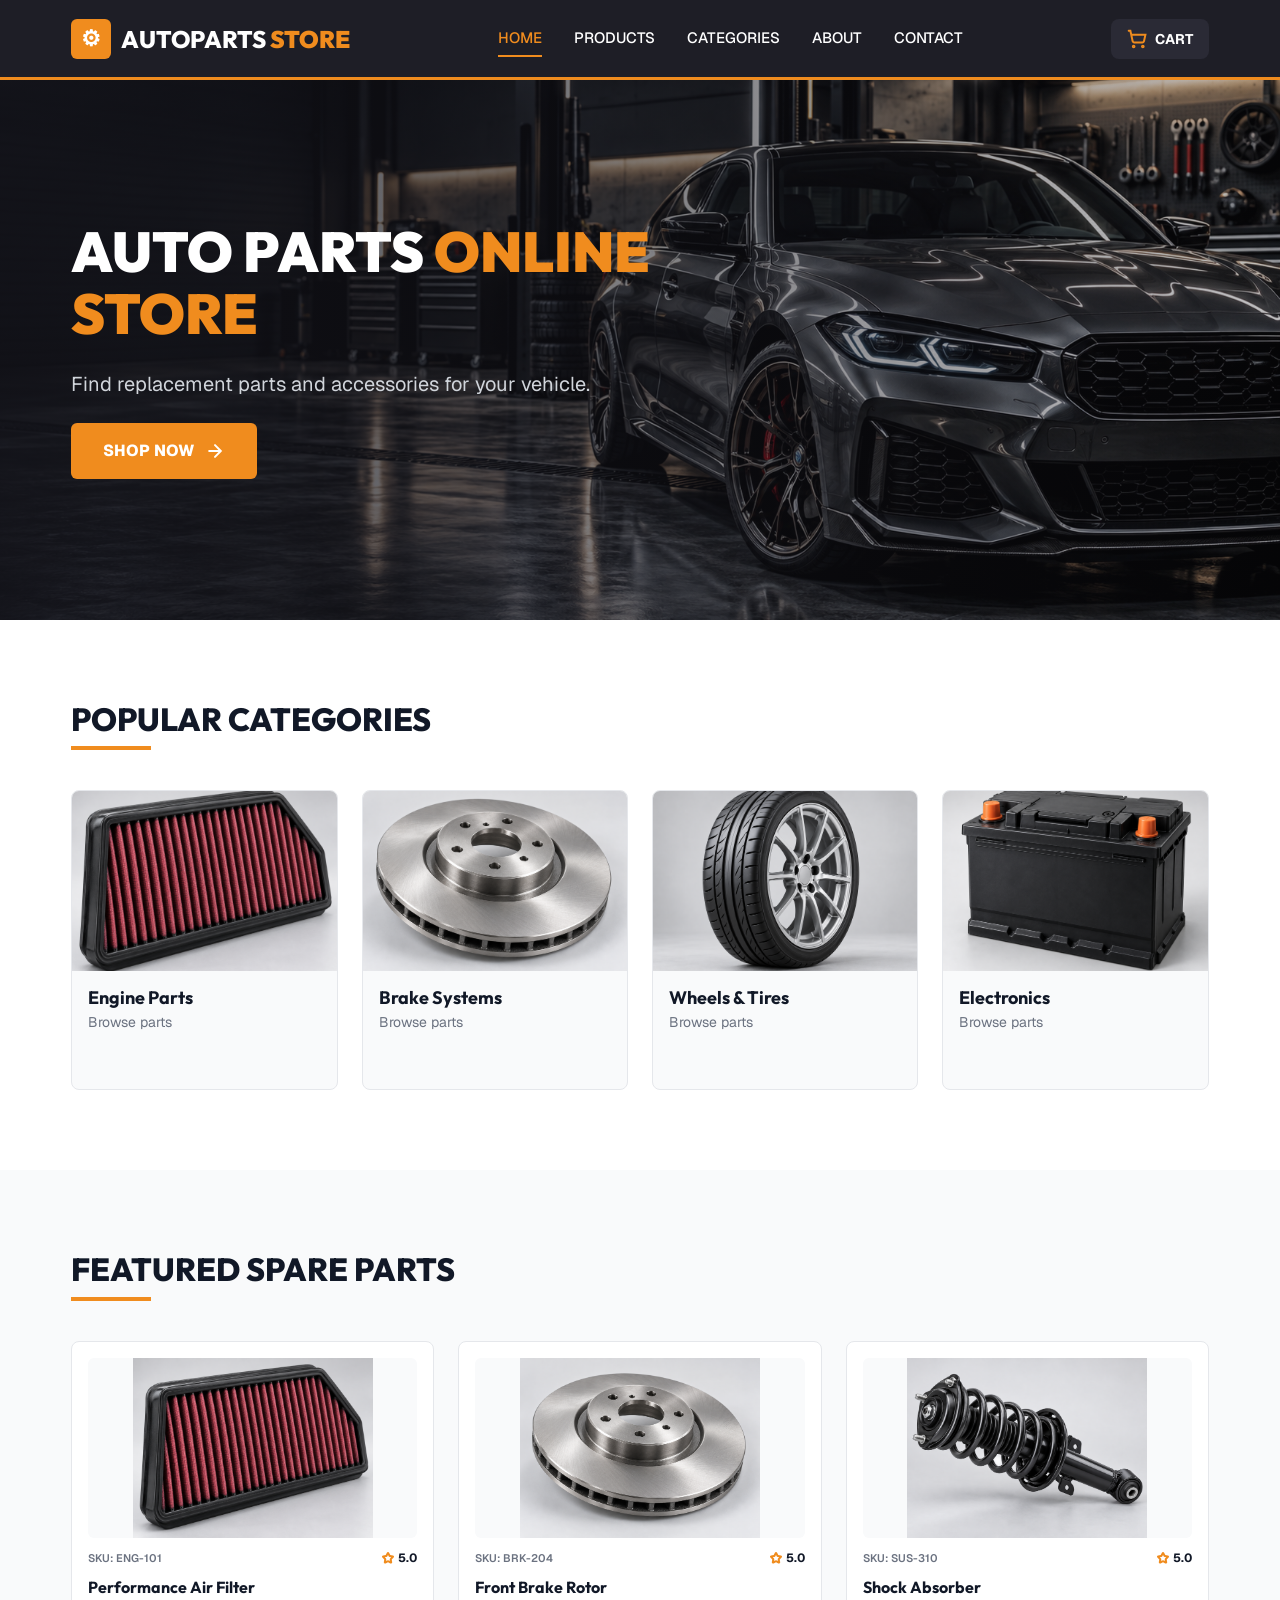
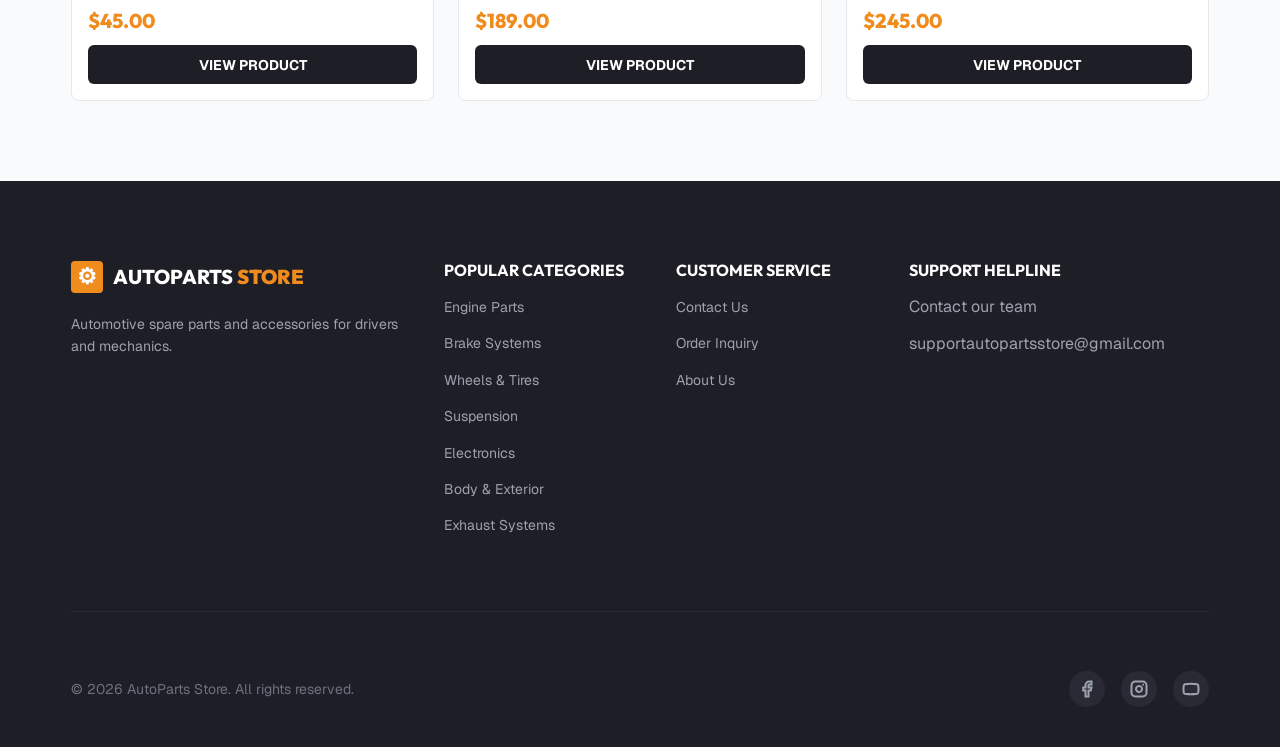
<file: index.html>
<!doctype html>
<html lang="en">
<head>
  <meta charset="utf-8">
  <meta name="viewport" content="width=device-width, initial-scale=1">
  <title>Home | AutoParts Store</title>
  <link rel="stylesheet" href="vendor/bootstrap.min.css">
  <link rel="stylesheet" href="style.css?v=4">
</head>
<body>
  <a class="visually-hidden-focusable" href="#main">Skip to content</a>
  <header class="site-header">
  <div class="site-container header-inner">
    <a class="brand" href="index.html" aria-label="AutoParts Store home"><span class="brand-mark" aria-hidden="true"></span><span>AUTOPARTS <strong>STORE</strong></span></a>
    <nav class="desktop-nav" aria-label="Main navigation"><a href="index.html" aria-current="page">HOME</a><a href="products.html">PRODUCTS</a><a href="categories.html">CATEGORIES</a><a href="about.html">ABOUT</a><a href="contact.html">CONTACT</a></nav>
    <a class="cart-label" href="products.html#cart"><img src="assets/cart.svg" alt=""> CART</a>
    <details class="mobile-nav"><summary aria-label="Open navigation">☰</summary><nav aria-label="Mobile navigation"><a href="index.html" aria-current="page">HOME</a><a href="products.html">PRODUCTS</a><a href="categories.html">CATEGORIES</a><a href="about.html">ABOUT</a><a href="contact.html">CONTACT</a></nav></details>
  </div>
</header>
  <main id="main"><section class="hero"><div class="site-container"><h1>AUTO PARTS <span>ONLINE STORE</span></h1><p>Find replacement parts and accessories for your vehicle.</p><a class="btn orange-button" href="products.html">SHOP NOW <img src="assets/arrow-right.svg" alt=""></a></div></section>
<section class="home-section white"><div class="site-container"><h2 class="section-heading">POPULAR CATEGORIES</h2><div class="home-category-grid"><a class="home-category" href="categories.html#engine"><img class="category-image" src="assets/air-filter.png" alt="Engine Parts" loading="lazy"><div class="category-label"><h3>Engine Parts</h3><p>Browse parts</p></div></a><a class="home-category" href="categories.html#brakes"><img class="category-image" src="assets/brake-rotor.png" alt="Brake Systems" loading="lazy"><div class="category-label"><h3>Brake Systems</h3><p>Browse parts</p></div></a><a class="home-category" href="categories.html#wheels"><img class="category-image" src="assets/tire.png" alt="Wheels & Tires" loading="lazy"><div class="category-label"><h3>Wheels & Tires</h3><p>Browse parts</p></div></a><a class="home-category" href="categories.html#electronics"><img class="category-image" src="assets/battery.png" alt="Electronics" loading="lazy"><div class="category-label"><h3>Electronics</h3><p>Browse parts</p></div></a></div></div></section>
<section class="home-section"><div class="site-container"><h2 class="section-heading">FEATURED SPARE PARTS</h2><div class="featured-grid"><article class="product-card filter-engine price-low" id="product-air">
  <img class="product-image" src="assets/air-filter.png" alt="Performance Air Filter" loading="lazy">
  <div class="product-meta"><span>SKU: ENG-101</span><span class="rating"><img src="assets/star.svg" alt=""> 5.0</span></div>
  <h3>Performance Air Filter</h3><p class="price">$45.00</p>
  <a class="add-cart" href="products.html#product-air">VIEW PRODUCT</a>
</article><article class="product-card filter-brakes price-mid" id="product-rotor">
  <img class="product-image" src="assets/brake-rotor.png" alt="Front Brake Rotor" loading="lazy">
  <div class="product-meta"><span>SKU: BRK-204</span><span class="rating"><img src="assets/star.svg" alt=""> 5.0</span></div>
  <h3>Front Brake Rotor</h3><p class="price">$189.00</p>
  <a class="add-cart" href="products.html#product-rotor">VIEW PRODUCT</a>
</article><article class="product-card filter-suspension price-high" id="product-shock">
  <img class="product-image" src="assets/shock-absorber.png" alt="Shock Absorber" loading="lazy">
  <div class="product-meta"><span>SKU: SUS-310</span><span class="rating"><img src="assets/star.svg" alt=""> 5.0</span></div>
  <h3>Shock Absorber</h3><p class="price">$245.00</p>
  <a class="add-cart" href="products.html#product-shock">VIEW PRODUCT</a>
</article></div></div></section></main>
  <footer class="site-footer">
  <div class="site-container">
    <div class="footer-columns">
      <div class="footer-brand"><div class="brand"><span class="brand-mark small" aria-hidden="true"></span><span>AUTOPARTS <strong>STORE</strong></span></div><p>Automotive spare parts and accessories for drivers and mechanics.</p></div>
      <div><h2>POPULAR CATEGORIES</h2><ul><li><a href="categories.html#engine">Engine Parts</a></li><li><a href="categories.html#brakes">Brake Systems</a></li><li><a href="categories.html#wheels">Wheels & Tires</a></li><li><a href="categories.html#suspension">Suspension</a></li><li><a href="categories.html#electronics">Electronics</a></li><li><a href="categories.html#body">Body & Exterior</a></li><li><a href="categories.html#exhaust">Exhaust Systems</a></li></ul></div>
      <div><h2>CUSTOMER SERVICE</h2><ul><li><a href="contact.html#contact-form">Contact Us</a></li><li><a href="products.html#cart">Order Inquiry</a></li><li><a href="about.html">About Us</a></li></ul></div>
      <div><h2>SUPPORT HELPLINE</h2><p><a href="contact.html">Contact our team</a></p><p><a href="mailto:supportautopartsstore@gmail.com">supportautopartsstore@gmail.com</a></p></div>
    </div>
    <div class="footer-bottom"><p>© 2026 AutoParts Store. All rights reserved.</p><div class="socials" aria-hidden="true"><span><img src="assets/facebook.svg" alt=""></span><span><img src="assets/instagram.svg" alt=""></span><span><img src="assets/youtube.svg" alt=""></span></div></div>
  </div>
</footer>
</body>
</html>
</file>
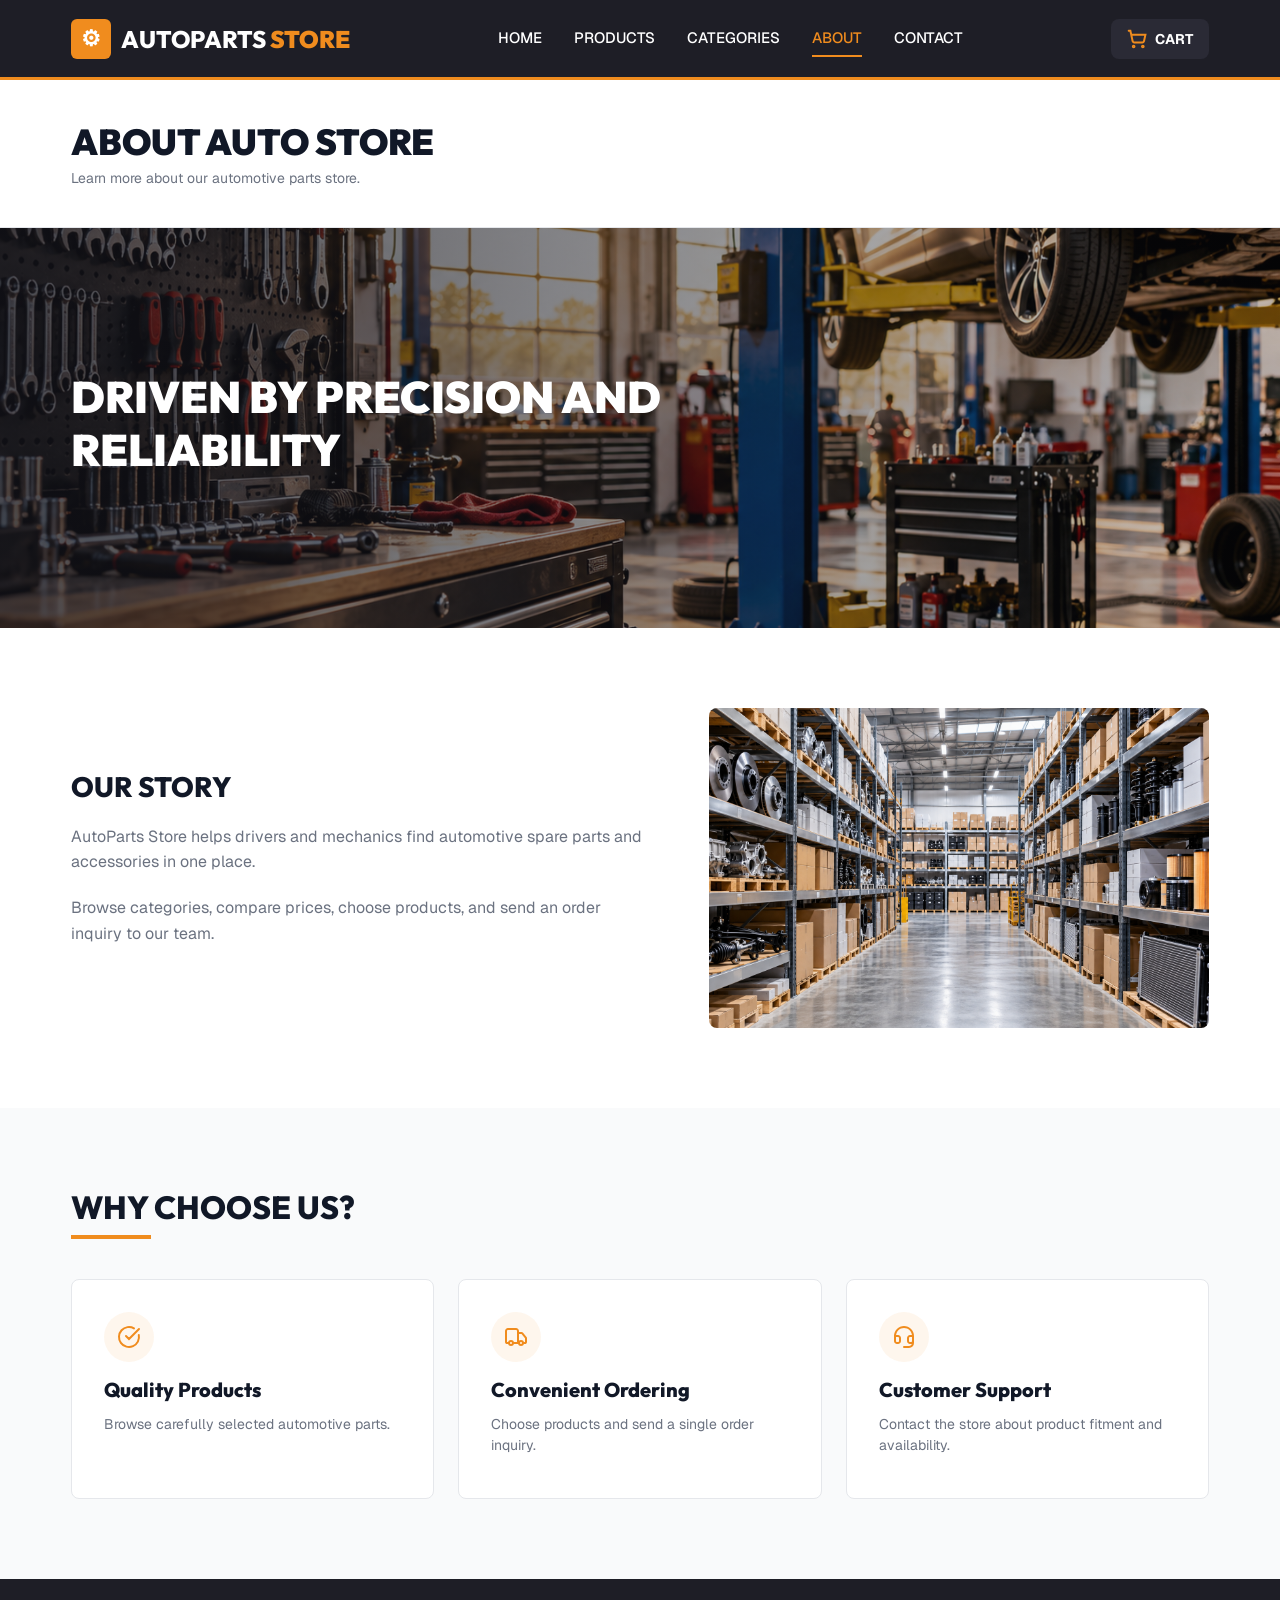
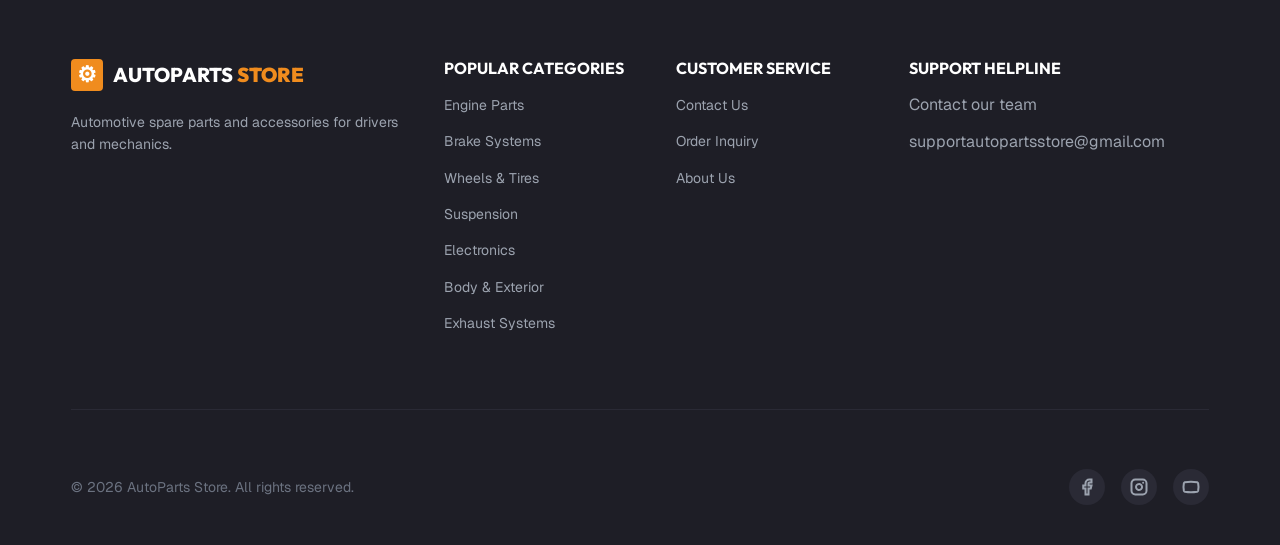
<file: about.html>
<!doctype html>
<html lang="en">
<head>
  <meta charset="utf-8">
  <meta name="viewport" content="width=device-width, initial-scale=1">
  <title>About Us | AutoParts Store</title>
  <link rel="stylesheet" href="vendor/bootstrap.min.css">
  <link rel="stylesheet" href="style.css?v=4">
</head>
<body>
  <a class="visually-hidden-focusable" href="#main">Skip to content</a>
  <header class="site-header">
  <div class="site-container header-inner">
    <a class="brand" href="index.html" aria-label="AutoParts Store home"><span class="brand-mark" aria-hidden="true"></span><span>AUTOPARTS <strong>STORE</strong></span></a>
    <nav class="desktop-nav" aria-label="Main navigation"><a href="index.html">HOME</a><a href="products.html">PRODUCTS</a><a href="categories.html">CATEGORIES</a><a href="about.html" aria-current="page">ABOUT</a><a href="contact.html">CONTACT</a></nav>
    <a class="cart-label" href="products.html#cart"><img src="assets/cart.svg" alt=""> CART</a>
    <details class="mobile-nav"><summary aria-label="Open navigation">☰</summary><nav aria-label="Mobile navigation"><a href="index.html">HOME</a><a href="products.html">PRODUCTS</a><a href="categories.html">CATEGORIES</a><a href="about.html" aria-current="page">ABOUT</a><a href="contact.html">CONTACT</a></nav></details>
  </div>
</header>
  <main id="main"><section class="title-bar"><div class="site-container"><h1>ABOUT AUTO STORE</h1><p>Learn more about our automotive parts store.</p></div></section>
<section class="about-hero"><div class="site-container"><h2>DRIVEN BY PRECISION AND RELIABILITY</h2></div></section>
<section class="story-section"><div class="site-container story-layout"><div><h2>OUR STORY</h2><p>AutoParts Store helps drivers and mechanics find automotive spare parts and accessories in one place.</p><p>Browse categories, compare prices, choose products, and send an order inquiry to our team.</p></div><img class="story-image" src="assets/warehouse.png" alt="Organized automotive parts warehouse" loading="lazy"></div></section>
<section class="values-section"><div class="site-container"><h2 class="section-heading">WHY CHOOSE US?</h2><div class="row g-4"><div class="col-md-4"><article class="value-card"><div class="value-icon"><img src="assets/quality.svg" alt=""></div><h3>Quality Products</h3><p>Browse carefully selected automotive parts.</p></article></div><div class="col-md-4"><article class="value-card"><div class="value-icon"><img src="assets/truck.svg" alt=""></div><h3>Convenient Ordering</h3><p>Choose products and send a single order inquiry.</p></article></div><div class="col-md-4"><article class="value-card"><div class="value-icon"><img src="assets/headset.svg" alt=""></div><h3>Customer Support</h3><p>Contact the store about product fitment and availability.</p></article></div></div></div></section></main>
  <footer class="site-footer">
  <div class="site-container">
    <div class="footer-columns">
      <div class="footer-brand"><div class="brand"><span class="brand-mark small" aria-hidden="true"></span><span>AUTOPARTS <strong>STORE</strong></span></div><p>Automotive spare parts and accessories for drivers and mechanics.</p></div>
      <div><h2>POPULAR CATEGORIES</h2><ul><li><a href="categories.html#engine">Engine Parts</a></li><li><a href="categories.html#brakes">Brake Systems</a></li><li><a href="categories.html#wheels">Wheels & Tires</a></li><li><a href="categories.html#suspension">Suspension</a></li><li><a href="categories.html#electronics">Electronics</a></li><li><a href="categories.html#body">Body & Exterior</a></li><li><a href="categories.html#exhaust">Exhaust Systems</a></li></ul></div>
      <div><h2>CUSTOMER SERVICE</h2><ul><li><a href="contact.html#contact-form">Contact Us</a></li><li><a href="products.html#cart">Order Inquiry</a></li><li><a href="about.html">About Us</a></li></ul></div>
      <div><h2>SUPPORT HELPLINE</h2><p><a href="contact.html">Contact our team</a></p><p><a href="mailto:supportautopartsstore@gmail.com">supportautopartsstore@gmail.com</a></p></div>
    </div>
    <div class="footer-bottom"><p>© 2026 AutoParts Store. All rights reserved.</p><div class="socials" aria-hidden="true"><span><img src="assets/facebook.svg" alt=""></span><span><img src="assets/instagram.svg" alt=""></span><span><img src="assets/youtube.svg" alt=""></span></div></div>
  </div>
</footer>
</body>
</html>
</file>
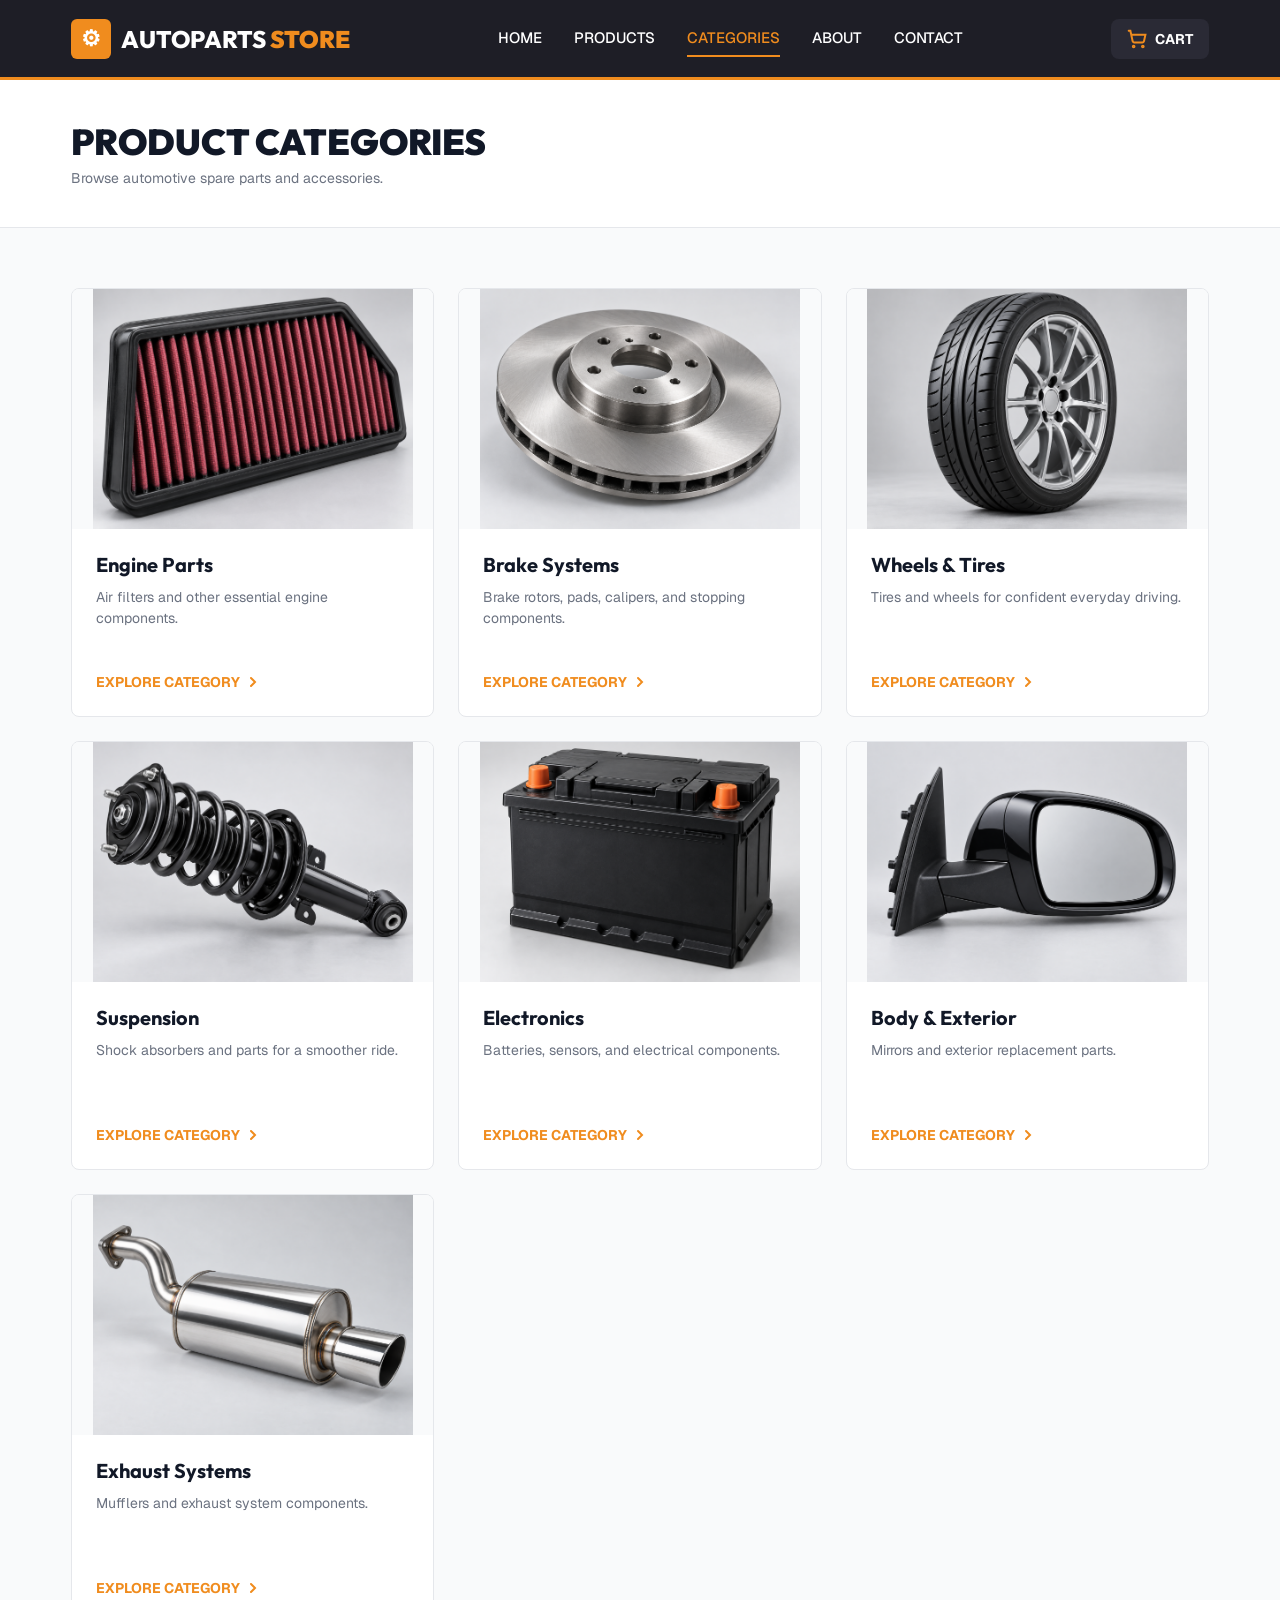
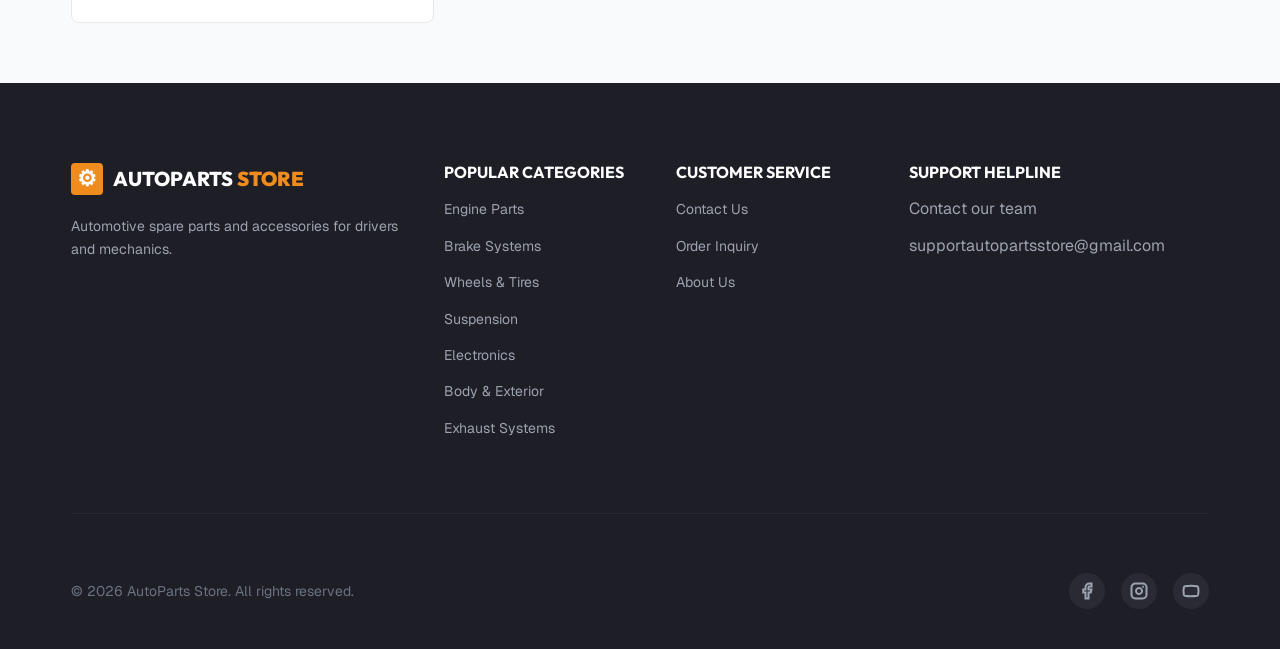
<file: categories.html>
<!doctype html>
<html lang="en">
<head>
  <meta charset="utf-8">
  <meta name="viewport" content="width=device-width, initial-scale=1">
  <title>Categories | AutoParts Store</title>
  <link rel="stylesheet" href="vendor/bootstrap.min.css">
  <link rel="stylesheet" href="style.css?v=4">
</head>
<body>
  <a class="visually-hidden-focusable" href="#main">Skip to content</a>
  <header class="site-header">
  <div class="site-container header-inner">
    <a class="brand" href="index.html" aria-label="AutoParts Store home"><span class="brand-mark" aria-hidden="true"></span><span>AUTOPARTS <strong>STORE</strong></span></a>
    <nav class="desktop-nav" aria-label="Main navigation"><a href="index.html">HOME</a><a href="products.html">PRODUCTS</a><a href="categories.html" aria-current="page">CATEGORIES</a><a href="about.html">ABOUT</a><a href="contact.html">CONTACT</a></nav>
    <a class="cart-label" href="products.html#cart"><img src="assets/cart.svg" alt=""> CART</a>
    <details class="mobile-nav"><summary aria-label="Open navigation">☰</summary><nav aria-label="Mobile navigation"><a href="index.html">HOME</a><a href="products.html">PRODUCTS</a><a href="categories.html" aria-current="page">CATEGORIES</a><a href="about.html">ABOUT</a><a href="contact.html">CONTACT</a></nav></details>
  </div>
</header>
  <main id="main"><section class="title-bar"><div class="site-container"><h1>PRODUCT CATEGORIES</h1><p>Browse automotive spare parts and accessories.</p></div></section><section class="categories-main"><div class="container site-container px-0"><div class="row g-4"><div class="col-md-6 col-lg-4"><article class="category-card" id="engine"><img class="category-picture" src="assets/air-filter.png" alt="Engine Parts" loading="lazy"><div class="category-copy"><h2>Engine Parts</h2><p>Air filters and other essential engine components.</p><a href="products.html#product-air">EXPLORE CATEGORY <img src="assets/chevron-right.svg" alt=""></a></div></article></div><div class="col-md-6 col-lg-4"><article class="category-card" id="brakes"><img class="category-picture" src="assets/brake-rotor.png" alt="Brake Systems" loading="lazy"><div class="category-copy"><h2>Brake Systems</h2><p>Brake rotors, pads, calipers, and stopping components.</p><a href="products.html#product-rotor">EXPLORE CATEGORY <img src="assets/chevron-right.svg" alt=""></a></div></article></div><div class="col-md-6 col-lg-4"><article class="category-card" id="wheels"><img class="category-picture" src="assets/tire.png" alt="Wheels & Tires" loading="lazy"><div class="category-copy"><h2>Wheels & Tires</h2><p>Tires and wheels for confident everyday driving.</p><a href="products.html#product-tire">EXPLORE CATEGORY <img src="assets/chevron-right.svg" alt=""></a></div></article></div><div class="col-md-6 col-lg-4"><article class="category-card" id="suspension"><img class="category-picture" src="assets/shock-absorber.png" alt="Suspension" loading="lazy"><div class="category-copy"><h2>Suspension</h2><p>Shock absorbers and parts for a smoother ride.</p><a href="products.html#product-shock">EXPLORE CATEGORY <img src="assets/chevron-right.svg" alt=""></a></div></article></div><div class="col-md-6 col-lg-4"><article class="category-card" id="electronics"><img class="category-picture" src="assets/battery.png" alt="Electronics" loading="lazy"><div class="category-copy"><h2>Electronics</h2><p>Batteries, sensors, and electrical components.</p><a href="products.html#product-battery">EXPLORE CATEGORY <img src="assets/chevron-right.svg" alt=""></a></div></article></div><div class="col-md-6 col-lg-4"><article class="category-card" id="body"><img class="category-picture" src="assets/body-mirror.png" alt="Body & Exterior" loading="lazy"><div class="category-copy"><h2>Body & Exterior</h2><p>Mirrors and exterior replacement parts.</p><a href="products.html#product-mirror">EXPLORE CATEGORY <img src="assets/chevron-right.svg" alt=""></a></div></article></div><div class="col-md-6 col-lg-4"><article class="category-card" id="exhaust"><img class="category-picture" src="assets/exhaust.png" alt="Exhaust Systems" loading="lazy"><div class="category-copy"><h2>Exhaust Systems</h2><p>Mufflers and exhaust system components.</p><a href="products.html#product-muffler">EXPLORE CATEGORY <img src="assets/chevron-right.svg" alt=""></a></div></article></div></div></div></section></main>
  <footer class="site-footer">
  <div class="site-container">
    <div class="footer-columns">
      <div class="footer-brand"><div class="brand"><span class="brand-mark small" aria-hidden="true"></span><span>AUTOPARTS <strong>STORE</strong></span></div><p>Automotive spare parts and accessories for drivers and mechanics.</p></div>
      <div><h2>POPULAR CATEGORIES</h2><ul><li><a href="categories.html#engine">Engine Parts</a></li><li><a href="categories.html#brakes">Brake Systems</a></li><li><a href="categories.html#wheels">Wheels & Tires</a></li><li><a href="categories.html#suspension">Suspension</a></li><li><a href="categories.html#electronics">Electronics</a></li><li><a href="categories.html#body">Body & Exterior</a></li><li><a href="categories.html#exhaust">Exhaust Systems</a></li></ul></div>
      <div><h2>CUSTOMER SERVICE</h2><ul><li><a href="contact.html#contact-form">Contact Us</a></li><li><a href="products.html#cart">Order Inquiry</a></li><li><a href="about.html">About Us</a></li></ul></div>
      <div><h2>SUPPORT HELPLINE</h2><p><a href="contact.html">Contact our team</a></p><p><a href="mailto:supportautopartsstore@gmail.com">supportautopartsstore@gmail.com</a></p></div>
    </div>
    <div class="footer-bottom"><p>© 2026 AutoParts Store. All rights reserved.</p><div class="socials" aria-hidden="true"><span><img src="assets/facebook.svg" alt=""></span><span><img src="assets/instagram.svg" alt=""></span><span><img src="assets/youtube.svg" alt=""></span></div></div>
  </div>
</footer>
</body>
</html>
</file>
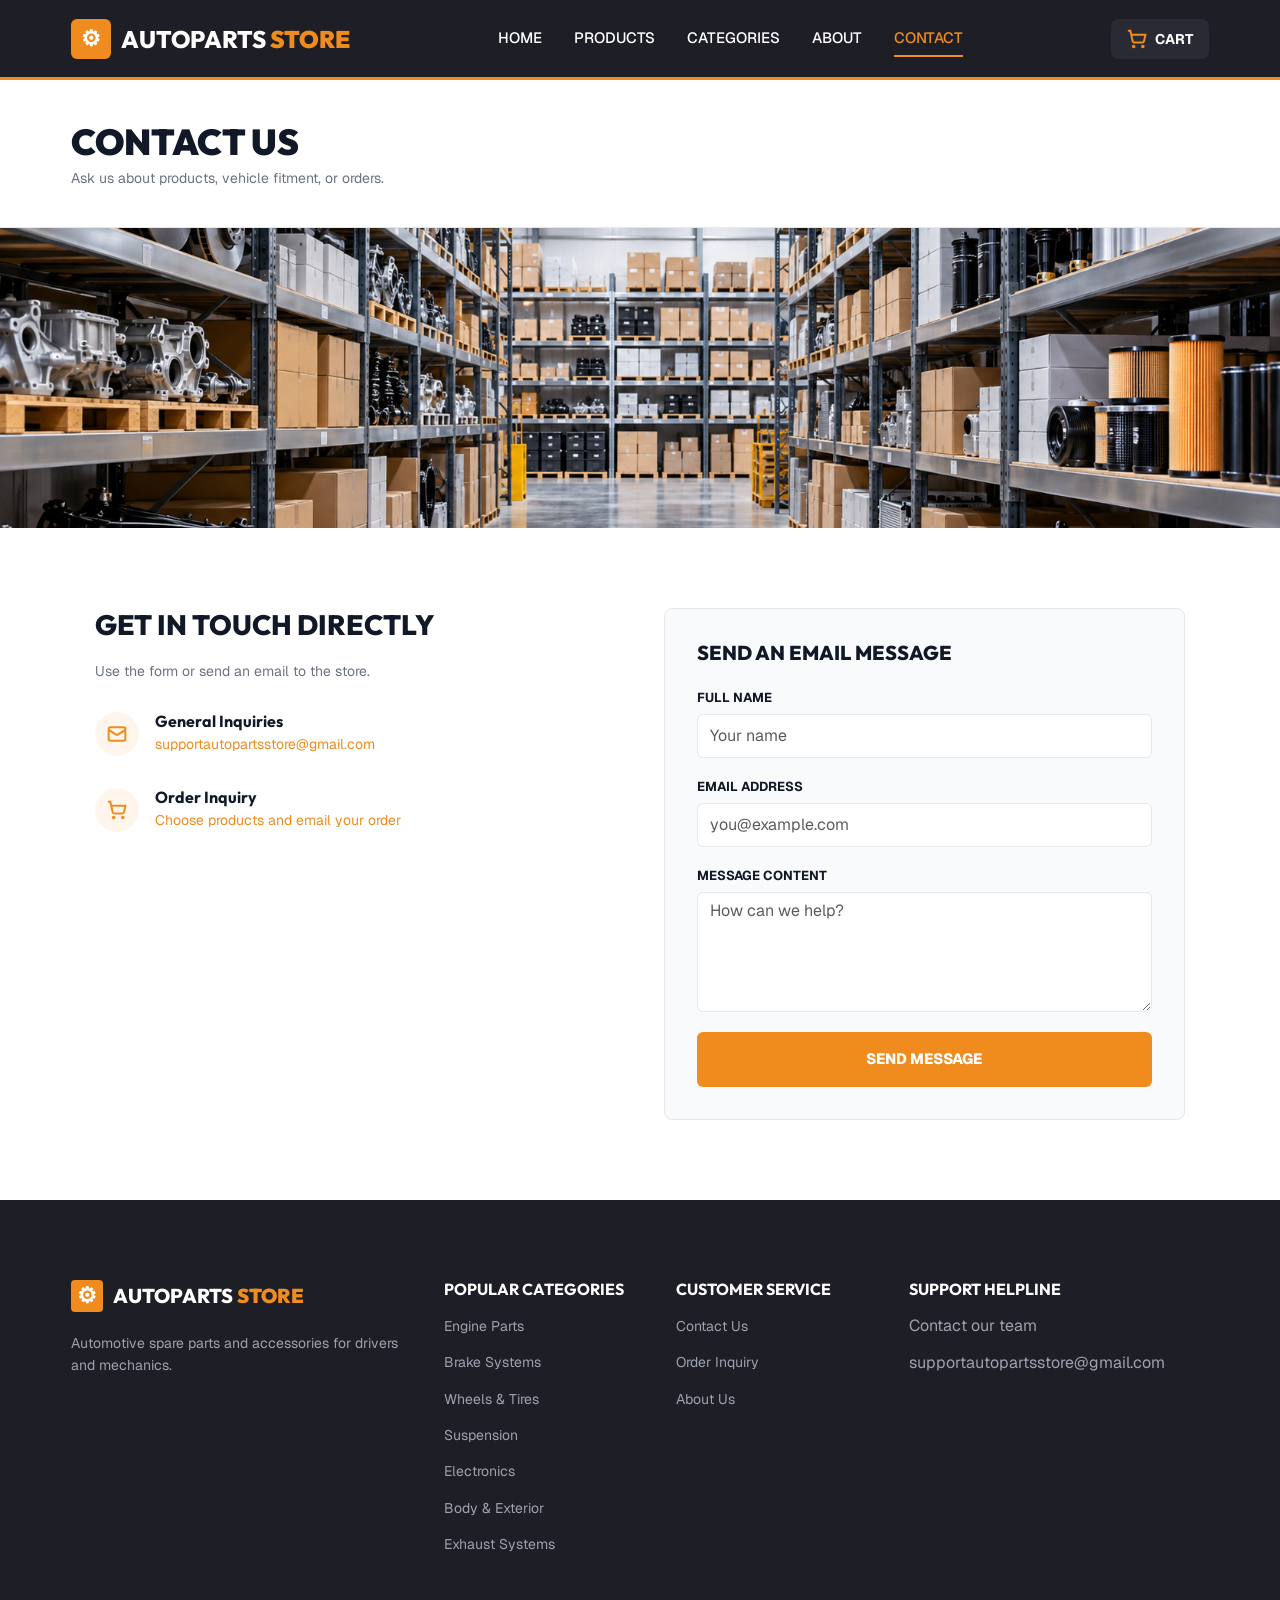
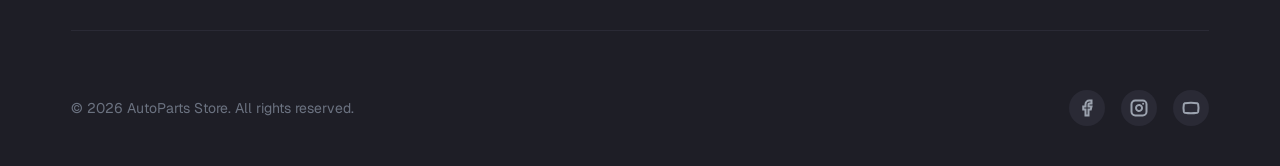
<file: contact.html>
<!doctype html>
<html lang="en">
<head>
  <meta charset="utf-8">
  <meta name="viewport" content="width=device-width, initial-scale=1">
  <title>Contact | AutoParts Store</title>
  <link rel="stylesheet" href="vendor/bootstrap.min.css">
  <link rel="stylesheet" href="style.css?v=4">
</head>
<body>
  <a class="visually-hidden-focusable" href="#main">Skip to content</a>
  <header class="site-header">
  <div class="site-container header-inner">
    <a class="brand" href="index.html" aria-label="AutoParts Store home"><span class="brand-mark" aria-hidden="true"></span><span>AUTOPARTS <strong>STORE</strong></span></a>
    <nav class="desktop-nav" aria-label="Main navigation"><a href="index.html">HOME</a><a href="products.html">PRODUCTS</a><a href="categories.html">CATEGORIES</a><a href="about.html">ABOUT</a><a href="contact.html" aria-current="page">CONTACT</a></nav>
    <a class="cart-label" href="products.html#cart"><img src="assets/cart.svg" alt=""> CART</a>
    <details class="mobile-nav"><summary aria-label="Open navigation">☰</summary><nav aria-label="Mobile navigation"><a href="index.html">HOME</a><a href="products.html">PRODUCTS</a><a href="categories.html">CATEGORIES</a><a href="about.html">ABOUT</a><a href="contact.html" aria-current="page">CONTACT</a></nav></details>
  </div>
</header>
  <main id="main"><section class="title-bar"><div class="site-container"><h1>CONTACT US</h1><p>Ask us about products, vehicle fitment, or orders.</p></div></section>
<img class="contact-banner" src="assets/warehouse.png" alt="Automotive parts warehouse">
<section class="contact-section"><div class="site-container row g-5"><div class="col-lg-6"><div class="contact-info"><h2>GET IN TOUCH DIRECTLY</h2><p>Use the form or send an email to the store.</p><div class="info-item"><div class="info-icon"><img src="assets/mail.svg" alt=""></div><div><h3>General Inquiries</h3><p><a href="mailto:supportautopartsstore@gmail.com">supportautopartsstore@gmail.com</a></p></div></div><div class="info-item"><div class="info-icon"><img src="assets/cart.svg" alt=""></div><div><h3>Order Inquiry</h3><p><a href="products.html#cart">Choose products and email your order</a></p></div></div></div></div>
<div class="col-lg-6"><form class="contact-form" id="contact-form" action="mailto:supportautopartsstore@gmail.com" method="post" enctype="text/plain"><h2>SEND AN EMAIL MESSAGE</h2><label for="fullName">FULL NAME</label><input class="form-control" id="fullName" name="Name" type="text" placeholder="Your name" required><label for="email">EMAIL ADDRESS</label><input class="form-control" id="email" name="Email" type="email" placeholder="you@example.com" required><label for="message">MESSAGE CONTENT</label><textarea class="form-control" id="message" name="Message" placeholder="How can we help?" required></textarea><button class="btn orange-button" type="submit">SEND MESSAGE</button></form></div></div></section></main>
  <footer class="site-footer">
  <div class="site-container">
    <div class="footer-columns">
      <div class="footer-brand"><div class="brand"><span class="brand-mark small" aria-hidden="true"></span><span>AUTOPARTS <strong>STORE</strong></span></div><p>Automotive spare parts and accessories for drivers and mechanics.</p></div>
      <div><h2>POPULAR CATEGORIES</h2><ul><li><a href="categories.html#engine">Engine Parts</a></li><li><a href="categories.html#brakes">Brake Systems</a></li><li><a href="categories.html#wheels">Wheels & Tires</a></li><li><a href="categories.html#suspension">Suspension</a></li><li><a href="categories.html#electronics">Electronics</a></li><li><a href="categories.html#body">Body & Exterior</a></li><li><a href="categories.html#exhaust">Exhaust Systems</a></li></ul></div>
      <div><h2>CUSTOMER SERVICE</h2><ul><li><a href="contact.html#contact-form">Contact Us</a></li><li><a href="products.html#cart">Order Inquiry</a></li><li><a href="about.html">About Us</a></li></ul></div>
      <div><h2>SUPPORT HELPLINE</h2><p><a href="contact.html">Contact our team</a></p><p><a href="mailto:supportautopartsstore@gmail.com">supportautopartsstore@gmail.com</a></p></div>
    </div>
    <div class="footer-bottom"><p>© 2026 AutoParts Store. All rights reserved.</p><div class="socials" aria-hidden="true"><span><img src="assets/facebook.svg" alt=""></span><span><img src="assets/instagram.svg" alt=""></span><span><img src="assets/youtube.svg" alt=""></span></div></div>
  </div>
</footer>
</body>
</html>
</file>
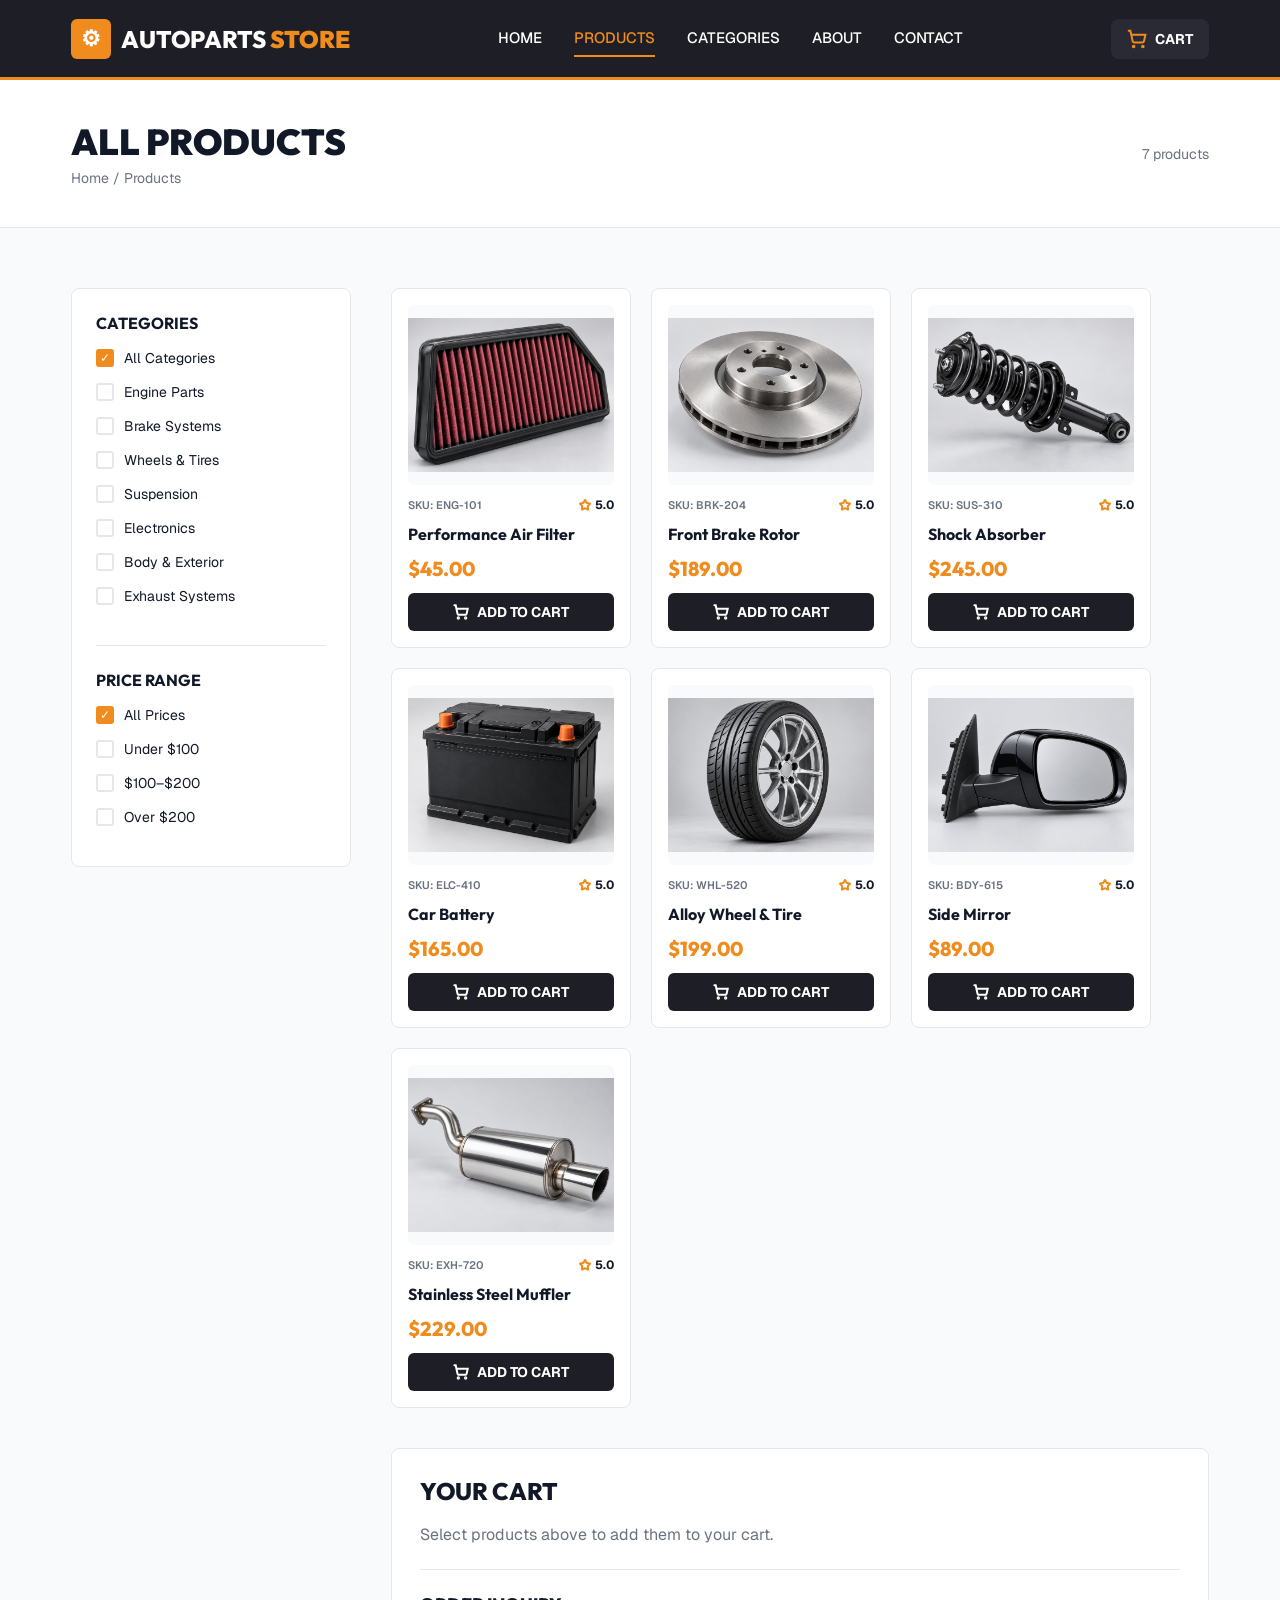
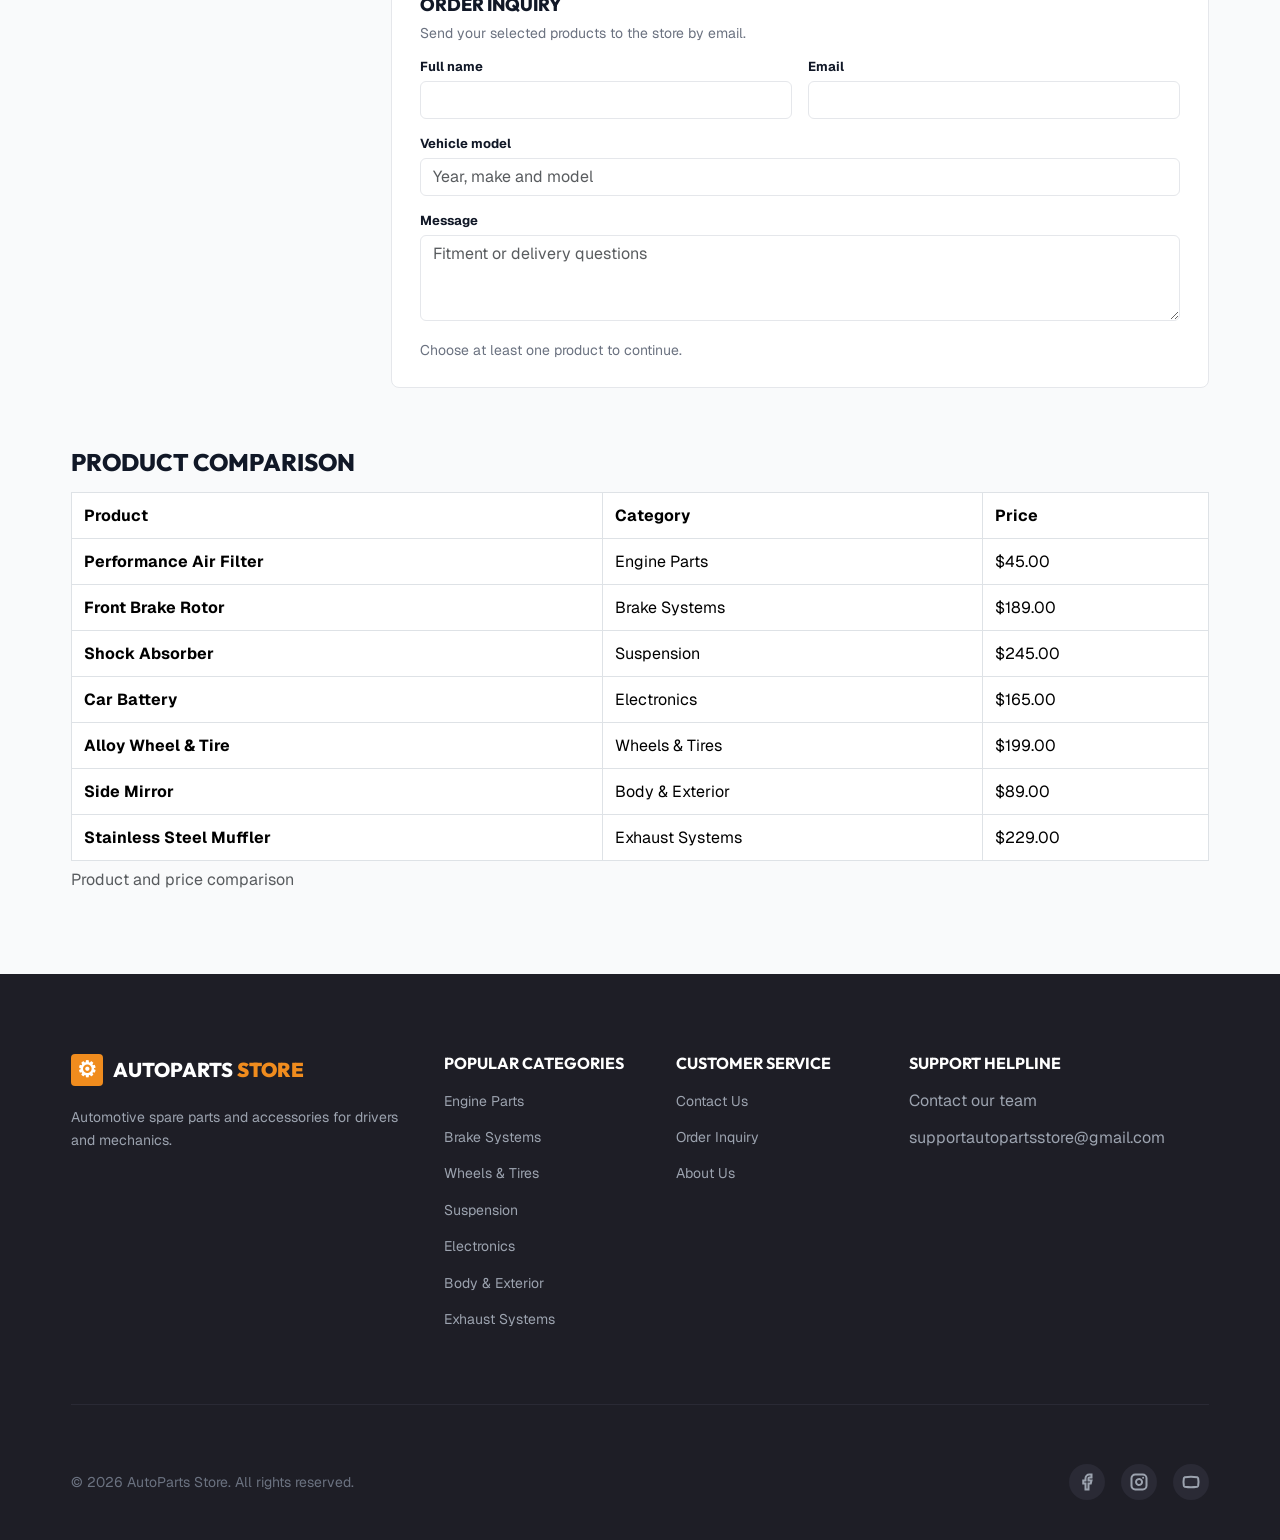
<file: products.html>
<!doctype html>
<html lang="en">
<head>
  <meta charset="utf-8">
  <meta name="viewport" content="width=device-width, initial-scale=1">
  <title>Products | AutoParts Store</title>
  <link rel="stylesheet" href="vendor/bootstrap.min.css">
  <link rel="stylesheet" href="style.css?v=4">
</head>
<body>
  <a class="visually-hidden-focusable" href="#main">Skip to content</a>
  <header class="site-header">
  <div class="site-container header-inner">
    <a class="brand" href="index.html" aria-label="AutoParts Store home"><span class="brand-mark" aria-hidden="true"></span><span>AUTOPARTS <strong>STORE</strong></span></a>
    <nav class="desktop-nav" aria-label="Main navigation"><a href="index.html">HOME</a><a href="products.html" aria-current="page">PRODUCTS</a><a href="categories.html">CATEGORIES</a><a href="about.html">ABOUT</a><a href="contact.html">CONTACT</a></nav>
    <a class="cart-label" href="products.html#cart"><img src="assets/cart.svg" alt=""> CART</a>
    <details class="mobile-nav"><summary aria-label="Open navigation">☰</summary><nav aria-label="Mobile navigation"><a href="index.html">HOME</a><a href="products.html" aria-current="page">PRODUCTS</a><a href="categories.html">CATEGORIES</a><a href="about.html">ABOUT</a><a href="contact.html">CONTACT</a></nav></details>
  </div>
</header>
  <main id="main"><section class="title-bar"><div class="site-container title-flex"><div><h1>ALL PRODUCTS</h1><p>Home / Products</p></div><p>7 products</p></div></section>
<section class="products-main"><div class="site-container catalog">
  <aside class="filters"><fieldset><legend>CATEGORIES</legend><label class="filter-option"><input type="radio" id="category-all" name="category" checked><span>All Categories</span></label><label class="filter-option"><input type="radio" id="category-engine" name="category"><span>Engine Parts</span></label><label class="filter-option"><input type="radio" id="category-brakes" name="category"><span>Brake Systems</span></label><label class="filter-option"><input type="radio" id="category-wheels" name="category"><span>Wheels & Tires</span></label><label class="filter-option"><input type="radio" id="category-suspension" name="category"><span>Suspension</span></label><label class="filter-option"><input type="radio" id="category-electronics" name="category"><span>Electronics</span></label><label class="filter-option"><input type="radio" id="category-body" name="category"><span>Body & Exterior</span></label><label class="filter-option"><input type="radio" id="category-exhaust" name="category"><span>Exhaust Systems</span></label></fieldset><hr><fieldset><legend>PRICE RANGE</legend><label class="filter-option"><input type="radio" id="price-all" name="price" checked><span>All Prices</span></label><label class="filter-option"><input type="radio" id="price-low" name="price"><span>Under $100</span></label><label class="filter-option"><input type="radio" id="price-mid" name="price"><span>$100–$200</span></label><label class="filter-option"><input type="radio" id="price-high" name="price"><span>Over $200</span></label></fieldset></aside>
  <form class="catalog-content" id="order-form" action="mailto:supportautopartsstore@gmail.com" method="post" enctype="text/plain">
    <div class="catalog-grid"><article class="product-card filter-engine price-low" id="product-air">
  <img class="product-image" src="assets/air-filter.png" alt="Performance Air Filter" loading="lazy">
  <div class="product-meta"><span>SKU: ENG-101</span><span class="rating"><img src="assets/star.svg" alt=""> 5.0</span></div>
  <h3>Performance Air Filter</h3><p class="price">$45.00</p>
  <input class="product-select" id="select-air" name="Product" value="Performance Air Filter — $45.00" type="checkbox">
  <label class="add-cart" for="select-air"><img src="assets/cart-small.svg" alt=""><span class="add-text">ADD TO CART</span><span class="remove-text">REMOVE FROM CART</span></label>
</article><article class="product-card filter-brakes price-mid" id="product-rotor">
  <img class="product-image" src="assets/brake-rotor.png" alt="Front Brake Rotor" loading="lazy">
  <div class="product-meta"><span>SKU: BRK-204</span><span class="rating"><img src="assets/star.svg" alt=""> 5.0</span></div>
  <h3>Front Brake Rotor</h3><p class="price">$189.00</p>
  <input class="product-select" id="select-rotor" name="Product" value="Front Brake Rotor — $189.00" type="checkbox">
  <label class="add-cart" for="select-rotor"><img src="assets/cart-small.svg" alt=""><span class="add-text">ADD TO CART</span><span class="remove-text">REMOVE FROM CART</span></label>
</article><article class="product-card filter-suspension price-high" id="product-shock">
  <img class="product-image" src="assets/shock-absorber.png" alt="Shock Absorber" loading="lazy">
  <div class="product-meta"><span>SKU: SUS-310</span><span class="rating"><img src="assets/star.svg" alt=""> 5.0</span></div>
  <h3>Shock Absorber</h3><p class="price">$245.00</p>
  <input class="product-select" id="select-shock" name="Product" value="Shock Absorber — $245.00" type="checkbox">
  <label class="add-cart" for="select-shock"><img src="assets/cart-small.svg" alt=""><span class="add-text">ADD TO CART</span><span class="remove-text">REMOVE FROM CART</span></label>
</article><article class="product-card filter-electronics price-mid" id="product-battery">
  <img class="product-image" src="assets/battery.png" alt="Car Battery" loading="lazy">
  <div class="product-meta"><span>SKU: ELC-410</span><span class="rating"><img src="assets/star.svg" alt=""> 5.0</span></div>
  <h3>Car Battery</h3><p class="price">$165.00</p>
  <input class="product-select" id="select-battery" name="Product" value="Car Battery — $165.00" type="checkbox">
  <label class="add-cart" for="select-battery"><img src="assets/cart-small.svg" alt=""><span class="add-text">ADD TO CART</span><span class="remove-text">REMOVE FROM CART</span></label>
</article><article class="product-card filter-wheels price-mid" id="product-tire">
  <img class="product-image" src="assets/tire.png" alt="Alloy Wheel & Tire" loading="lazy">
  <div class="product-meta"><span>SKU: WHL-520</span><span class="rating"><img src="assets/star.svg" alt=""> 5.0</span></div>
  <h3>Alloy Wheel & Tire</h3><p class="price">$199.00</p>
  <input class="product-select" id="select-tire" name="Product" value="Alloy Wheel & Tire — $199.00" type="checkbox">
  <label class="add-cart" for="select-tire"><img src="assets/cart-small.svg" alt=""><span class="add-text">ADD TO CART</span><span class="remove-text">REMOVE FROM CART</span></label>
</article><article class="product-card filter-body price-low" id="product-mirror">
  <img class="product-image" src="assets/body-mirror.png" alt="Side Mirror" loading="lazy">
  <div class="product-meta"><span>SKU: BDY-615</span><span class="rating"><img src="assets/star.svg" alt=""> 5.0</span></div>
  <h3>Side Mirror</h3><p class="price">$89.00</p>
  <input class="product-select" id="select-mirror" name="Product" value="Side Mirror — $89.00" type="checkbox">
  <label class="add-cart" for="select-mirror"><img src="assets/cart-small.svg" alt=""><span class="add-text">ADD TO CART</span><span class="remove-text">REMOVE FROM CART</span></label>
</article><article class="product-card filter-exhaust price-high" id="product-muffler">
  <img class="product-image" src="assets/exhaust.png" alt="Stainless Steel Muffler" loading="lazy">
  <div class="product-meta"><span>SKU: EXH-720</span><span class="rating"><img src="assets/star.svg" alt=""> 5.0</span></div>
  <h3>Stainless Steel Muffler</h3><p class="price">$229.00</p>
  <input class="product-select" id="select-muffler" name="Product" value="Stainless Steel Muffler — $229.00" type="checkbox">
  <label class="add-cart" for="select-muffler"><img src="assets/cart-small.svg" alt=""><span class="add-text">ADD TO CART</span><span class="remove-text">REMOVE FROM CART</span></label>
</article></div>
    <section class="cart-summary" id="cart"><h2>YOUR CART</h2><p class="empty-cart">Select products above to add them to your cart.</p><ul class="cart-items"><li class="cart-item cart-air"><span>Performance Air Filter</span><strong>$45.00</strong></li><li class="cart-item cart-rotor"><span>Front Brake Rotor</span><strong>$189.00</strong></li><li class="cart-item cart-shock"><span>Shock Absorber</span><strong>$245.00</strong></li><li class="cart-item cart-battery"><span>Car Battery</span><strong>$165.00</strong></li><li class="cart-item cart-tire"><span>Alloy Wheel & Tire</span><strong>$199.00</strong></li><li class="cart-item cart-mirror"><span>Side Mirror</span><strong>$89.00</strong></li><li class="cart-item cart-muffler"><span>Stainless Steel Muffler</span><strong>$229.00</strong></li></ul>
      <div class="checkout-fields"><h3>ORDER INQUIRY</h3><p>Send your selected products to the store by email.</p><div class="row g-3"><div class="col-md-6"><label for="order-name">Full name</label><input class="form-control" id="order-name" name="Name" required></div><div class="col-md-6"><label for="order-email">Email</label><input class="form-control" id="order-email" name="Email" type="email" required></div><div class="col-12"><label for="order-vehicle">Vehicle model</label><input class="form-control" id="order-vehicle" name="Vehicle" placeholder="Year, make and model"></div><div class="col-12"><label for="order-message">Message</label><textarea class="form-control" id="order-message" name="Message" rows="3" placeholder="Fitment or delivery questions"></textarea></div></div><p class="choose-product-hint">Choose at least one product to continue.</p><button class="btn orange-button checkout-button" type="submit">EMAIL ORDER INQUIRY</button></div>
    </section>
  </form>
</div>
<div class="site-container comparison"><h2>PRODUCT COMPARISON</h2><div class="table-responsive"><table class="table table-bordered"><caption>Product and price comparison</caption><thead><tr><th scope="col">Product</th><th scope="col">Category</th><th scope="col">Price</th></tr></thead><tbody><tr><th scope="row">Performance Air Filter</th><td>Engine Parts</td><td>$45.00</td></tr><tr><th scope="row">Front Brake Rotor</th><td>Brake Systems</td><td>$189.00</td></tr><tr><th scope="row">Shock Absorber</th><td>Suspension</td><td>$245.00</td></tr><tr><th scope="row">Car Battery</th><td>Electronics</td><td>$165.00</td></tr><tr><th scope="row">Alloy Wheel & Tire</th><td>Wheels & Tires</td><td>$199.00</td></tr><tr><th scope="row">Side Mirror</th><td>Body & Exterior</td><td>$89.00</td></tr><tr><th scope="row">Stainless Steel Muffler</th><td>Exhaust Systems</td><td>$229.00</td></tr></tbody></table></div></div>
</section></main>
  <footer class="site-footer">
  <div class="site-container">
    <div class="footer-columns">
      <div class="footer-brand"><div class="brand"><span class="brand-mark small" aria-hidden="true"></span><span>AUTOPARTS <strong>STORE</strong></span></div><p>Automotive spare parts and accessories for drivers and mechanics.</p></div>
      <div><h2>POPULAR CATEGORIES</h2><ul><li><a href="categories.html#engine">Engine Parts</a></li><li><a href="categories.html#brakes">Brake Systems</a></li><li><a href="categories.html#wheels">Wheels & Tires</a></li><li><a href="categories.html#suspension">Suspension</a></li><li><a href="categories.html#electronics">Electronics</a></li><li><a href="categories.html#body">Body & Exterior</a></li><li><a href="categories.html#exhaust">Exhaust Systems</a></li></ul></div>
      <div><h2>CUSTOMER SERVICE</h2><ul><li><a href="contact.html#contact-form">Contact Us</a></li><li><a href="products.html#cart">Order Inquiry</a></li><li><a href="about.html">About Us</a></li></ul></div>
      <div><h2>SUPPORT HELPLINE</h2><p><a href="contact.html">Contact our team</a></p><p><a href="mailto:supportautopartsstore@gmail.com">supportautopartsstore@gmail.com</a></p></div>
    </div>
    <div class="footer-bottom"><p>© 2026 AutoParts Store. All rights reserved.</p><div class="socials" aria-hidden="true"><span><img src="assets/facebook.svg" alt=""></span><span><img src="assets/instagram.svg" alt=""></span><span><img src="assets/youtube.svg" alt=""></span></div></div>
  </div>
</footer>
</body>
</html>
</file>
<file: style.css>
@import url("https://fonts.googleapis.com/css2?family=Geist:wght@400;500;600;700;800&family=Outfit:wght@400;700;800;900&display=swap");

:root{--dark:#1e1e26;--orange:#f08c1e;--paper:#f9fafb;--border:#e5e7eb;--text:#111827;--muted:#6b7280}
*{box-sizing:border-box}
body{margin:0;background:var(--paper);color:var(--text);font:16px Geist,Arial,sans-serif}
h1,h2,h3,.brand{font-family:Outfit,Arial,sans-serif}
a{text-decoration:none}
.site-container{width:calc(100% - 2 * clamp(24px,5.56vw,80px));max-width:1280px;margin-inline:auto}
.site-header{height:80px;background:var(--dark);border-bottom:3px solid var(--orange)}
.header-inner{height:77px;display:flex;align-items:center;justify-content:space-between;gap:24px;position:relative}
.brand{display:flex;align-items:center;gap:10px;color:#fff;font-size:24px;font-weight:800;white-space:nowrap;line-height:1}
.brand strong{color:var(--orange)}
.brand-mark{display:grid;place-items:center;flex:none;width:40px;height:40px;border-radius:6px;background:var(--orange);color:#fff;font-size:22px}
.brand-mark::before{content:"⚙";font-family:Arial,sans-serif}
.brand-mark.small{width:32px;height:32px;border-radius:4px}
.desktop-nav{display:flex;align-items:center;gap:32px}
.desktop-nav a,.mobile-nav a{color:#fff;font-size:15px;font-weight:500;padding:8px 0;border-bottom:2px solid transparent}
.desktop-nav a[aria-current=page],.desktop-nav a:hover,.mobile-nav a[aria-current=page]{color:var(--orange);border-color:var(--orange)}
.cart-label{display:flex;align-items:center;gap:8px;background:#2a2a35;border-radius:8px;color:#fff;font-size:14px;font-weight:700;padding:10px 16px}
.cart-label:hover{color:var(--orange)}
.cart-label img{width:20px;height:20px}
.mobile-nav{display:none}
.hero{height:540px;background:linear-gradient(90deg,rgba(20,20,27,.82),rgba(20,20,27,.25)),url("assets/hero.png") center/cover;color:#fff;display:flex;align-items:center}
.hero h1{max-width:750px;font-size:56px;font-weight:900;line-height:1.1;margin:0 0 24px}
.hero h1 span{color:var(--orange)}
.hero p{max-width:600px;color:#d1d5db;font-size:20px;line-height:1.5;margin:0 0 24px}
.orange-button{display:inline-flex;align-items:center;justify-content:center;gap:10px;background:var(--orange);color:#fff;border:0;border-radius:6px;padding:16px 32px;font-weight:800;font-size:16px}
.orange-button img{width:20px;height:20px}
.orange-button:hover{background:#d87912;color:#fff}
.home-section{padding:80px 0}
.home-section.white{background:#fff}
.section-heading{font-size:32px;font-weight:800;margin:0 0 40px}
.section-heading::after{content:"";display:block;width:80px;height:4px;background:url("assets/underline.svg") no-repeat;margin-top:8px}
.home-category-grid{display:grid;grid-template-columns:repeat(4,minmax(0,1fr));gap:24px}
.home-category{height:300px;background:var(--paper);border:1px solid var(--border);border-radius:8px;overflow:hidden;color:var(--text)}
.category-image{display:block;width:100%;height:180px;object-fit:cover}
.category-label{padding:16px}
.category-label h3{font-size:18px;font-weight:700;margin:0 0 4px}
.category-label p{color:var(--muted);font-size:14px;margin:0}
.featured-grid{display:grid;grid-template-columns:repeat(3,minmax(0,1fr));gap:24px}
.product-card{position:relative;height:360px;padding:16px;border:1px solid var(--border);border-radius:8px;background:#fff;display:flex;flex-direction:column;gap:12px}
.product-image{display:block;width:100%;height:180px;flex:none;object-fit:contain;background:var(--paper);border-radius:6px}
.product-meta{display:flex;justify-content:space-between;align-items:center;color:var(--muted);font-size:11px;font-weight:600}
.rating{display:flex;align-items:center;gap:4px;color:var(--text);font-size:12px;font-weight:700}
.rating img{width:12px;height:12px}
.product-card h3{margin:0;font-size:16px;font-weight:700;white-space:nowrap;overflow:hidden;text-overflow:ellipsis}
.price{font-family:Outfit,Arial,sans-serif;color:var(--orange);font-size:20px;font-weight:800;margin:0}
.add-cart{height:40px;margin-top:auto;border-radius:6px;background:var(--dark);color:#fff;display:flex;align-items:center;justify-content:center;gap:8px;font-size:14px;font-weight:700;cursor:pointer}
.add-cart img{width:16px;height:16px}
.add-cart:hover{background:#353541;color:#fff}
.product-select{position:absolute;width:1px;height:1px;opacity:0}
.product-select:focus-visible+.add-cart{outline:3px solid var(--orange);outline-offset:3px}
.product-select:checked+.add-cart{background:var(--orange)}
.product-select:checked+.add-cart .add-text{display:none}
.remove-text{display:none}
.product-select:checked+.add-cart .remove-text{display:inline}
.title-bar{background:#fff;border-bottom:1px solid var(--border);padding:40px 0}
.title-bar h1{font-size:36px;font-weight:900;line-height:1.2;margin:0 0 6px}
.title-bar p{color:var(--muted);font-size:14px;margin:0}
.title-flex{display:flex;align-items:center;justify-content:space-between;gap:20px}
.products-main,.categories-main{padding:60px 0;background:var(--paper)}
.catalog{display:grid;grid-template-columns:280px minmax(0,1fr);gap:40px;align-items:start}
.filters{border:1px solid var(--border);border-radius:8px;background:#fff;padding:24px}
.filters fieldset{padding:0;margin:0;border:0}
.filters legend{font-family:Outfit,Arial,sans-serif;font-size:16px;font-weight:700;margin:0 0 16px}
.filter-option{display:flex;align-items:center;gap:10px;font-size:14px;margin-bottom:16px;cursor:pointer}
.filter-option input{appearance:none;flex:none;width:18px;height:18px;margin:0;border:2px solid var(--border);border-radius:3px;cursor:pointer}
.filter-option input:checked{background:var(--orange);border-color:var(--orange)}
.filter-option input:checked::after{content:"✓";display:block;color:#fff;font-size:12px;line-height:14px;text-align:center}
.filter-option input:focus-visible{outline:3px solid var(--orange);outline-offset:2px}
.filters hr{border-color:var(--border);opacity:1;margin:24px 0}
.catalog-grid{display:grid;grid-template-columns:repeat(3,240px);gap:20px}
.products-main:has(#category-engine:checked) .product-card:not(.filter-engine),.products-main:has(#category-brakes:checked) .product-card:not(.filter-brakes),.products-main:has(#category-wheels:checked) .product-card:not(.filter-wheels),.products-main:has(#category-suspension:checked) .product-card:not(.filter-suspension),.products-main:has(#category-electronics:checked) .product-card:not(.filter-electronics),.products-main:has(#category-body:checked) .product-card:not(.filter-body),.products-main:has(#category-exhaust:checked) .product-card:not(.filter-exhaust){display:none}
.products-main:has(#price-low:checked) .product-card:not(.price-low),.products-main:has(#price-mid:checked) .product-card:not(.price-mid),.products-main:has(#price-high:checked) .product-card:not(.price-high){display:none}
.cart-summary{margin-top:40px;padding:28px;background:#fff;border:1px solid var(--border);border-radius:8px;scroll-margin-top:20px}
.cart-summary h2{font-size:24px;font-weight:800;margin:0 0 18px}
.cart-items{list-style:none;margin:0;padding:0}
.cart-item{display:none;justify-content:space-between;gap:12px;border-bottom:1px solid var(--border);padding:12px 0;font-size:14px}
.cart-item strong{color:var(--orange);white-space:nowrap}
.empty-cart{color:var(--muted);margin:0}
#order-form:has(.product-select:checked) .empty-cart{display:none}
#order-form:has(#select-air:checked) .cart-air,#order-form:has(#select-rotor:checked) .cart-rotor,#order-form:has(#select-shock:checked) .cart-shock,#order-form:has(#select-battery:checked) .cart-battery,#order-form:has(#select-tire:checked) .cart-tire,#order-form:has(#select-mirror:checked) .cart-mirror,#order-form:has(#select-muffler:checked) .cart-muffler{display:flex}
.checkout-fields{margin-top:24px;padding-top:24px;border-top:1px solid var(--border)}
.checkout-fields h3{font-size:18px;font-weight:800;margin:0 0 8px}
.checkout-fields p{font-size:14px;color:var(--muted)}
.checkout-fields label{display:block;font-size:13px;font-weight:700;margin:0 0 6px}
.checkout-fields .form-control{border-color:var(--border)}
.choose-product-hint{margin:20px 0 0}
.checkout-button{display:none;margin-top:20px}
#order-form:has(.product-select:checked) .checkout-button{display:inline-flex}
#order-form:has(.product-select:checked) .choose-product-hint{display:none}
.comparison{margin-top:60px}
.comparison h2{font-size:24px;font-weight:800;margin:0 0 16px}
.comparison table{background:#fff}
.comparison th,.comparison td{padding:12px}
.category-card{height:100%;min-height:400px;background:#fff;border:1px solid var(--border);border-radius:8px;overflow:hidden}
.category-picture{display:block;width:100%;height:240px;object-fit:contain;background:var(--paper)}
.category-copy{padding:24px}
.category-copy h2{font-size:20px;font-weight:700;margin:0 0 10px}
.category-copy p{min-height:72px;color:var(--muted);font-size:14px;line-height:1.5;margin:0 0 12px}
.category-copy a{display:inline-flex;align-items:center;gap:5px;color:var(--orange);font-size:14px;font-weight:700}
.category-copy img{width:16px;height:16px}
.about-hero{height:400px;background:linear-gradient(90deg,rgba(20,20,27,.76),rgba(20,20,27,.2)),url("assets/workshop.png") center/cover;display:flex;align-items:center;color:#fff}
.about-hero h2{max-width:600px;font-size:44px;font-weight:900}
.story-section{background:#fff;padding:80px 0}
.story-layout{display:grid;grid-template-columns:minmax(0,1fr) 500px;gap:60px;align-items:center}
.story-layout h2,.contact-info h2{font-size:28px;font-weight:800;margin:0 0 20px}
.story-layout p{color:var(--muted);line-height:1.6;margin:0 0 20px}
.story-image{display:block;width:100%;height:320px;object-fit:cover;border-radius:8px}
.values-section{padding:80px 0}
.value-card{height:100%;min-height:220px;border:1px solid var(--border);border-radius:8px;background:#fff;padding:32px}
.value-icon,.info-icon{display:grid;place-items:center;border-radius:50%;background:rgba(240,140,30,.08)}
.value-icon{width:50px;height:50px;margin-bottom:16px}
.value-icon img{width:24px;height:24px}
.value-card h3{font-size:20px;font-weight:800;margin:0 0 12px}
.value-card p{font-size:14px;color:var(--muted);line-height:1.5;margin:0}
.contact-banner{display:block;width:100%;height:300px;object-fit:cover}
.contact-section{background:#fff;padding:80px 0}
.contact-info>p{max-width:460px;color:var(--muted);font-size:14px;margin-bottom:32px}
.contact-info a{color:var(--orange)}
.info-item{display:flex;align-items:flex-start;gap:16px;margin-bottom:32px}
.info-icon{width:44px;height:44px;flex:none}
.info-icon img{width:20px;height:20px}
.info-item h3{font-size:16px;font-weight:700;margin:0 0 4px}
.info-item p{font-size:14px;color:var(--muted);margin:0}
.contact-form{background:var(--paper);border:1px solid var(--border);border-radius:8px;padding:32px}
.contact-form h2{font-size:20px;font-weight:800;margin:0 0 24px}
.contact-form label{display:block;font-size:13px;font-weight:700;margin:0 0 8px}
.contact-form .form-control{min-height:44px;border-color:var(--border);margin-bottom:20px}
.contact-form textarea.form-control{height:120px}
.contact-form .orange-button{width:100%;font-size:15px}
.site-footer{background:var(--dark);color:#fff;padding:80px 0 40px}
.footer-columns{display:grid;grid-template-columns:340px 200px 200px 300px;justify-content:space-between;gap:20px}
.footer-brand .brand{font-size:20px}
.footer-brand p,.site-footer li{color:#9ca3af;font-size:14px;line-height:1.6}
.footer-brand p{margin:20px 0 0}
.site-footer h2{font-size:16px;font-weight:700;margin:0 0 16px}
.site-footer ul{list-style:none;padding:0;margin:0}
.site-footer li{margin-bottom:14px}
.site-footer a{color:#9ca3af}
.site-footer a:hover{color:var(--orange)}
.footer-bottom{position:relative;display:flex;align-items:center;justify-content:space-between;gap:20px;margin-top:60px;padding-top:60px}
.footer-bottom::before{content:"";position:absolute;top:0;left:0;width:100%;height:1px;background:url("assets/footer-line.svg") no-repeat left top;background-size:1280px 1px}
.footer-bottom p{color:#6b7280;font-size:14px;margin:0}
.socials{display:flex;gap:16px}
.socials span{display:grid;place-items:center;width:36px;height:36px;border-radius:50%;background:#2a2a35}
.socials img{width:18px;height:18px}
@media(max-width:1100px){.desktop-nav{gap:18px}.brand{font-size:20px}.catalog-grid{grid-template-columns:repeat(2,minmax(0,240px))}.footer-columns{grid-template-columns:repeat(2,1fr);gap:30px}.story-layout{grid-template-columns:1fr 40%}}
@media(max-width:767px){.site-header{height:auto;min-height:72px}.header-inner{min-height:69px}.desktop-nav{display:none}.brand{font-size:18px}.brand-mark{width:34px;height:34px}.cart-label{margin-left:auto;font-size:0;padding:8px 10px}.mobile-nav{display:block;order:4}.mobile-nav summary{list-style:none;cursor:pointer;color:#fff;border:1px solid #555;border-radius:6px;padding:5px 10px;font-size:22px}.mobile-nav summary::-webkit-details-marker{display:none}.mobile-nav nav{position:absolute;z-index:20;top:68px;right:0;width:220px;background:var(--dark);padding:12px 20px;display:flex;flex-direction:column;box-shadow:0 10px 25px #0003}.mobile-nav a{padding:10px 0}.hero{height:500px}.hero h1{font-size:42px}.hero p{font-size:18px}.home-section,.story-section,.values-section,.contact-section{padding:55px 0}.section-heading{font-size:28px}.home-category-grid{grid-template-columns:repeat(2,1fr)}.featured-grid{grid-template-columns:repeat(2,1fr)}.title-flex{align-items:flex-start;flex-direction:column}.catalog{grid-template-columns:1fr}.catalog-grid{grid-template-columns:repeat(2,minmax(0,1fr))}.filters{max-width:none}.category-picture{height:190px}.about-hero{height:320px}.about-hero h2{font-size:36px}.story-layout{grid-template-columns:1fr}.footer-bottom{padding-top:35px;margin-top:35px}}
@media(max-width:480px){.brand{font-size:16px}.site-container{width:calc(100% - 32px)}.hero h1{font-size:36px}.hero p{font-size:16px}.home-category-grid,.featured-grid,.catalog-grid{grid-template-columns:1fr}.home-category{height:260px}.category-image{height:150px}.title-bar h1{font-size:30px}.footer-columns{grid-template-columns:1fr}.footer-bottom{align-items:flex-start;flex-direction:column}.contact-form{padding:22px}}
</file>
